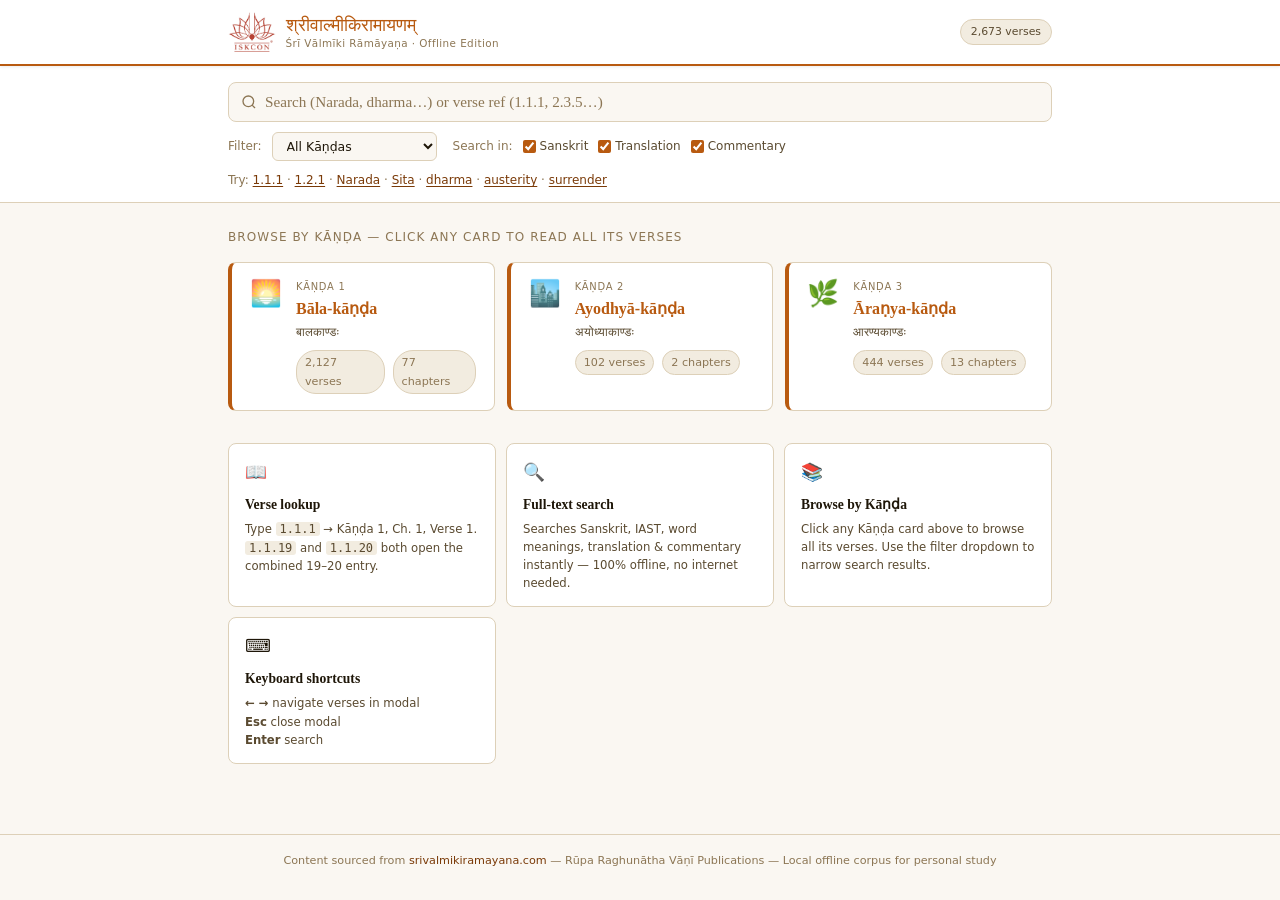
<file: offline/index.html>
<!DOCTYPE html>
<html lang="en">
<head>
  <meta charset="UTF-8">
  <meta name="viewport" content="width=device-width, initial-scale=1.0">
  <title>Śrī Vālmīki Rāmāyaṇa — Offline Edition</title>
  <meta name="description" content="Complete offline searchable corpus of Śrī Vālmīki Rāmāyaṇa — Sanskrit, transliteration, word meaning, translation and commentary.">
  <style>
/* ─── Reset ──────────────────────────────────────────────────────── */
*,*::before,*::after{box-sizing:border-box;margin:0;padding:0}
:root{
  --bg:       #faf7f2;
  --bg2:      #f2ece0;
  --bg3:      #ebe1cf;
  --white:    #ffffff;
  --border:   #ddd0b8;
  --border2:  #c9b898;
  --text:     #1e1608;
  --text2:    #5a4a30;
  --text3:    #8c7654;
  --saffron:  #b85a10;
  --saffron2: #d97030;
  --gold:     #a07820;
  --link:     #7a3a08;
  --shadow:   0 1px 3px rgba(0,0,0,.08);
  --shadow2:  0 4px 20px rgba(0,0,0,.12);
  --radius:   8px;
  --f-body:   Georgia,"Times New Roman",serif;
  --f-ui:     -apple-system,BlinkMacSystemFont,"Segoe UI",system-ui,sans-serif;
  --f-deva:   "Noto Serif Devanagari","Mangal","Sanskrit Text",serif;
}
html{font-size:16px;scroll-behavior:smooth}
body{background:var(--bg);color:var(--text);font-family:var(--f-body);line-height:1.7;min-height:100vh}
a{color:var(--link);text-decoration:none}
a:hover{text-decoration:underline}
img{display:block}
.hidden{display:none!important}

/* ─── Layout ─────────────────────────────────────────────────────── */
.wrap{max-width:860px;margin:0 auto;padding:0 18px}

/* ─── Header ─────────────────────────────────────────────────────── */
.header{
  background:var(--white);
  border-bottom:2px solid var(--saffron);
  position:sticky;top:0;z-index:100;
  box-shadow:var(--shadow);
}
.header-inner{
  max-width:860px;margin:0 auto;padding:10px 18px;
  display:flex;align-items:center;justify-content:space-between;gap:12px;
}
.brand{display:flex;align-items:center;gap:10px;line-height:1.25;text-decoration:none}
.brand-logo{height:44px;width:auto;display:block;flex-shrink:0}
.brand-text{display:flex;flex-direction:column;gap:1px}
.brand-deva{font-family:var(--f-deva);font-size:1.15rem;color:var(--saffron);line-height:1.2}
.brand-en{font-family:var(--f-ui);font-size:.65rem;color:var(--text3);letter-spacing:.04em}
.header-badge{
  font-family:var(--f-ui);font-size:.68rem;
  background:var(--bg2);border:1px solid var(--border);
  color:var(--text2);padding:3px 10px;border-radius:20px;white-space:nowrap;
}

/* ─── Search bar ─────────────────────────────────────────────────── */
.search-bar{
  background:var(--white);
  border-bottom:1px solid var(--border);
  padding:16px 0 12px;
}
.search-row{display:flex;gap:8px;align-items:center}
.search-field{
  flex:1;display:flex;align-items:center;
  background:var(--bg);border:1.5px solid var(--border);
  border-radius:var(--radius);padding:0 12px;
  transition:border-color .18s,background .18s;
}
.search-field:focus-within{border-color:var(--saffron);background:var(--white)}
.ico{color:var(--text3);flex-shrink:0;line-height:0;margin-right:8px}
.search-input{
  flex:1;border:none;background:transparent;
  font-family:var(--f-body);font-size:.95rem;color:var(--text);
  padding:10px 0;outline:none;
}
.search-input::placeholder{color:var(--text3)}
.btn-x{
  background:none;border:none;cursor:pointer;line-height:0;
  color:var(--text3);padding:4px;border-radius:4px;flex-shrink:0;
}
.btn-x:hover{background:var(--bg2);color:var(--text)}

.filters{
  display:flex;gap:10px;align-items:center;flex-wrap:wrap;
  margin-top:10px;font-family:var(--f-ui);font-size:.75rem;color:var(--text3);
}
.sel{
  font-family:var(--f-ui);font-size:.78rem;
  background:var(--bg);border:1px solid var(--border);
  border-radius:6px;padding:5px 10px;color:var(--text);cursor:pointer;
}
.sel:focus{outline:none;border-color:var(--saffron)}
.chk-label{display:flex;align-items:center;gap:4px;cursor:pointer;color:var(--text2)}
.chk-label input{accent-color:var(--saffron);cursor:pointer}

.hints{margin-top:9px;font-family:var(--f-ui);font-size:.75rem;color:var(--text3)}
.hl{color:var(--link);cursor:pointer;text-decoration:underline;text-underline-offset:2px}

/* ─── Main ───────────────────────────────────────────────────────── */
.main{padding:24px 0 70px}

/* ─── Status ─────────────────────────────────────────────────────── */
.status{
  display:flex;align-items:center;gap:8px;
  font-family:var(--f-ui);font-size:.8rem;color:var(--text3);margin-bottom:14px;
}
.spin{
  width:14px;height:14px;border-radius:50%;flex-shrink:0;
  border:2px solid var(--border);border-top-color:var(--saffron);
  animation:spin .7s linear infinite;
}
@keyframes spin{to{transform:rotate(360deg)}}
.err{
  background:#fff5f5;border:1px solid #f5c0c0;border-radius:var(--radius);
  padding:14px 16px;font-family:var(--f-ui);font-size:.83rem;color:#8b0000;
  line-height:1.6;
}
.err code{background:#ffe8e8;border-radius:3px;padding:0 4px;font-size:.8rem}

/* ─── Welcome ────────────────────────────────────────────────────── */
.wc-heading{
  font-family:var(--f-ui);font-size:.75rem;text-transform:uppercase;
  letter-spacing:.09em;color:var(--text3);margin-bottom:14px;
}
.kanda-grid{
  display:grid;
  grid-template-columns:repeat(auto-fill,minmax(220px,1fr));
  gap:12px;margin-bottom:32px;
}
.kanda-card{
  background:var(--white);
  border:1px solid var(--border);
  border-left:4px solid var(--saffron);
  border-radius:var(--radius);
  padding:16px 18px;cursor:pointer;
  display:flex;align-items:flex-start;gap:14px;
  transition:border-color .15s,box-shadow .18s,background .15s;
}
.kanda-card:hover{
  border-color:var(--saffron2);
  border-left-color:var(--saffron2);
  box-shadow:0 4px 14px rgba(0,0,0,.10);
  background:var(--bg);
}
.kc-icon{font-size:1.6rem;line-height:1;flex-shrink:0;margin-top:2px}
.kc-body{display:flex;flex-direction:column;gap:3px}
.kc-num{font-family:var(--f-ui);font-size:.62rem;text-transform:uppercase;
  letter-spacing:.07em;color:var(--text3)}
.kc-name{font-size:1rem;font-weight:700;color:var(--saffron);line-height:1.25}
.kc-sanskrit{font-family:var(--f-deva);font-size:.78rem;color:var(--text2)}
.kc-meta{
  font-family:var(--f-ui);font-size:.7rem;color:var(--text3);
  margin-top:4px;display:flex;gap:8px;
}
.kc-meta span{
  background:var(--bg2);border:1px solid var(--border);
  border-radius:20px;padding:2px 8px;
}

.tip-grid{display:grid;grid-template-columns:repeat(auto-fill,minmax(200px,1fr));gap:10px}
.tip-card{
  background:var(--white);border:1px solid var(--border);border-radius:var(--radius);
  padding:14px 16px;
}
.tip-ico{font-size:1.1rem;margin-bottom:5px}
.tip-title{font-size:.85rem;font-weight:700;color:var(--text);margin-bottom:4px}
.tip-body{font-family:var(--f-ui);font-size:.73rem;color:var(--text2);line-height:1.55}
.tip-body code{background:var(--bg2);border-radius:3px;padding:0 4px;font-size:.75rem}

/* ─── Results ────────────────────────────────────────────────────── */
.res-meta{
  font-family:var(--f-ui);font-size:.75rem;color:var(--text3);
  margin-bottom:12px;
}
.res-meta strong{color:var(--text2)}

.r-card{
  background:var(--white);border:1px solid var(--border);border-radius:var(--radius);
  padding:16px 18px;margin-bottom:8px;cursor:pointer;
  transition:border-color .15s,box-shadow .15s;
}
.r-card:hover{border-color:var(--saffron2);box-shadow:var(--shadow)}
.r-card:focus{outline:2px solid var(--saffron);outline-offset:2px}

.r-meta{
  display:flex;align-items:center;flex-wrap:wrap;gap:6px;
  font-family:var(--f-ui);font-size:.68rem;color:var(--text3);margin-bottom:7px;
}
.r-ref{font-weight:700;color:var(--saffron);font-size:.72rem}
.r-skt{font-family:var(--f-deva);font-size:.95rem;color:var(--text2);margin-bottom:6px;line-height:1.75;text-align:center;white-space:pre-line}
.r-iast{font-style:italic;font-size:.82rem;color:var(--text3);margin-bottom:7px;text-align:center;white-space:pre-line}
.r-trans{font-size:.88rem;color:var(--text);line-height:1.6}

mark{background:#ffe97a;color:inherit;border-radius:2px;padding:0 1px}

.load-more{text-align:center;margin-top:18px}
.btn-more{
  font-family:var(--f-ui);font-size:.8rem;
  background:var(--white);border:1.5px solid var(--border);
  border-radius:6px;padding:8px 24px;cursor:pointer;color:var(--text2);
  transition:border-color .15s;
}
.btn-more:hover{border-color:var(--saffron);color:var(--text)}

/* ─── Modal ──────────────────────────────────────────────────────── */
.backdrop{
  display:none;position:fixed;inset:0;
  background:rgba(20,12,0,.4);z-index:200;
  align-items:flex-start;justify-content:center;
  padding:20px 16px;overflow-y:auto;
}
.backdrop.open{display:flex}
.modal{
  background:var(--white);border:1px solid var(--border);border-radius:12px;
  width:100%;max-width:720px;margin:auto;
  padding:28px 28px 22px;position:relative;
  box-shadow:var(--shadow2);
}
.m-close{
  position:absolute;top:12px;right:12px;
  background:none;border:none;cursor:pointer;
  color:var(--text3);padding:5px;line-height:0;border-radius:5px;
}
.m-close:hover{background:var(--bg2);color:var(--text)}

.m-crumb{font-family:var(--f-ui);font-size:.68rem;color:var(--text3);margin-bottom:3px}
.m-crumb a{color:var(--saffron2);font-size:.7rem}
.m-ref{font-size:1.05rem;font-weight:700;color:var(--saffron);margin-bottom:16px}

.sec-label{
  font-family:var(--f-ui);font-size:.62rem;text-transform:uppercase;
  letter-spacing:.1em;color:var(--text3);
  display:flex;align-items:center;gap:6px;margin:16px 0 5px;
}
.sec-label::after{content:"";flex:1;height:1px;background:var(--border)}

.v-skt{
  font-family:var(--f-deva);
  font-size:1.15rem;
  line-height:2.1;
  color:var(--text);
  text-align:center;
  white-space:pre-line;
  background:var(--bg);
  border:1px solid var(--border);
  border-radius:var(--radius);
  padding:14px 18px;
  margin:8px 0;
}
.v-iast{
  font-style:italic;
  font-size:.9rem;
  line-height:1.9;
  color:var(--text2);
  text-align:center;
  white-space:pre-line;
  margin:6px 0 10px;
}
.v-wm, .v-trans{font-size:.9rem;line-height:1.7;color:var(--text)}
.v-comm{
  font-size:.83rem;line-height:1.85;color:var(--text2);
  white-space:pre-wrap;
  max-height:300px;overflow-y:auto;
  background:var(--bg);border:1px solid var(--border);border-radius:6px;
  padding:10px 14px;
}
.v-comm::-webkit-scrollbar{width:5px}
.v-comm::-webkit-scrollbar-thumb{background:var(--border2);border-radius:3px}

.m-nav{
  display:flex;gap:8px;justify-content:space-between;
  margin-top:22px;padding-top:14px;border-top:1px solid var(--border);
}
.btn-nav{
  font-family:var(--f-ui);font-size:.75rem;
  background:var(--bg);border:1px solid var(--border);
  border-radius:6px;padding:7px 14px;cursor:pointer;color:var(--text2);
  transition:border-color .15s;
}
.btn-nav:hover{border-color:var(--saffron)}
.btn-nav:disabled{opacity:.35;cursor:default;pointer-events:none}

/* ─── Footer ─────────────────────────────────────────────────────── */
.footer{
  border-top:1px solid var(--border);padding:16px 0;text-align:center;
  font-family:var(--f-ui);font-size:.7rem;color:var(--text3);
}
.footer a{color:var(--link)}

/* ─── Responsive ─────────────────────────────────────────────────── */
@media(max-width:520px){
  .modal{padding:16px}
  .kanda-grid,.tip-grid{grid-template-columns:1fr 1fr}
}
@media(max-width:360px){
  .kanda-grid,.tip-grid{grid-template-columns:1fr}
}
  </style>
</head>
<body>

<!-- HEADER -->
<header class="header">
  <div class="header-inner">
    <div class="brand">
      <img class="brand-logo" src="iskcon_logo.jpg" alt="ISKCON Lotus Logo">
      <div class="brand-text">
        <div class="brand-deva">श्रीवाल्मीकिरामायणम्</div>
        <div class="brand-en">Śrī Vālmīki Rāmāyaṇa · Offline Edition</div>
      </div>
    </div>
    <span class="header-badge" id="hdrBadge">Loading…</span>
  </div>
</header>

<!-- SEARCH BAR -->
<div class="search-bar">
  <div class="wrap">
    <div class="search-row">
      <div class="search-field">
        <span class="ico">
          <svg width="16" height="16" viewBox="0 0 24 24" fill="none" stroke="currentColor" stroke-width="2">
            <circle cx="11" cy="11" r="8"/><path d="m21 21-4.35-4.35"/>
          </svg>
        </span>
        <input class="search-input" id="q"
          type="text"
          placeholder="Search (Narada, dharma…) or verse ref (1.1.1, 2.3.5…)"
          autocomplete="off" spellcheck="false">
        <button class="btn-x hidden" id="btnX" title="Clear">
          <svg width="13" height="13" viewBox="0 0 24 24" fill="none" stroke="currentColor" stroke-width="2.5">
            <path d="M18 6 6 18M6 6l12 12"/>
          </svg>
        </button>
      </div>
    </div>

    <div class="filters">
      <span>Filter:</span>
      <select class="sel" id="selKanda">
        <option value="">All Kāṇḍas</option>
        <option value="1">1 · Bāla-kāṇḍa</option>
        <option value="2">2 · Ayodhyā-kāṇḍa</option>
        <option value="3">3 · Āraṇya-kāṇḍa</option>
        <option value="4">4 · Kiṣkindhā-kāṇḍa</option>
        <option value="5">5 · Sundara-kāṇḍa</option>
        <option value="6">6 · Yuddha-kāṇḍa</option>
        <option value="7">7 · Uttara-kāṇḍa</option>
      </select>
      <span style="margin-left:6px">Search in:</span>
      <label class="chk-label"><input type="checkbox" id="cSkt" checked> Sanskrit</label>
      <label class="chk-label"><input type="checkbox" id="cTrans" checked> Translation</label>
      <label class="chk-label"><input type="checkbox" id="cComm" checked> Commentary</label>
    </div>

    <div class="hints" id="hints">
      Try:
      <span class="hl" data-ref="1.1.1">1.1.1</span> ·
      <span class="hl" data-ref="1.2.1">1.2.1</span> ·
      <span class="hl" data-q="Narada">Narada</span> ·
      <span class="hl" data-q="Sita">Sita</span> ·
      <span class="hl" data-q="dharma">dharma</span> ·
      <span class="hl" data-q="austerity">austerity</span> ·
      <span class="hl" data-q="surrender">surrender</span>
    </div>
  </div>
</div>

<!-- MAIN -->
<main class="main">
  <div class="wrap">

    <div class="status hidden" id="statusRow">
      <div class="spin"></div><span id="statusTxt">Searching…</span>
    </div>

    <div class="err hidden" id="errBox">
      <strong>⚠ data.js not found.</strong><br>
      Run <code>python export_data.py</code> first, then open this file again.
      Make sure <code>data.js</code> and <code>index.html</code> are in the same folder.
    </div>

    <div class="res-meta hidden" id="resMeta"></div>
    <div id="resList"></div>
    <div class="load-more hidden" id="moreWrap">
      <button class="btn-more" id="btnMore">Load more results</button>
    </div>

    <!-- Welcome -->
    <div id="welcome">
      <div class="wc-heading">Browse by Kāṇḍa — click any card to read all its verses</div>
      <div class="kanda-grid" id="kandaGrid"></div>

      <div class="tip-grid">
        <div class="tip-card">
          <div class="tip-ico">📖</div>
          <div class="tip-title">Verse lookup</div>
          <div class="tip-body">
            Type <code>1.1.1</code> → Kāṇḍa 1, Ch. 1, Verse 1.<br>
            <code>1.1.19</code> and <code>1.1.20</code> both open the combined 19–20 entry.
          </div>
        </div>
        <div class="tip-card">
          <div class="tip-ico">🔍</div>
          <div class="tip-title">Full-text search</div>
          <div class="tip-body">
            Searches Sanskrit, IAST, word meanings, translation &amp; commentary instantly — 100% offline, no internet needed.
          </div>
        </div>
        <div class="tip-card">
          <div class="tip-ico">📚</div>
          <div class="tip-title">Browse by Kāṇḍa</div>
          <div class="tip-body">
            Click any Kāṇḍa card above to browse all its verses. Use the filter dropdown to narrow search results.
          </div>
        </div>
        <div class="tip-card">
          <div class="tip-ico">⌨</div>
          <div class="tip-title">Keyboard shortcuts</div>
          <div class="tip-body">
            <b>←  →</b> navigate verses in modal<br>
            <b>Esc</b> close modal<br>
            <b>Enter</b> search
          </div>
        </div>
      </div>
    </div>

  </div>
</main>

<!-- MODAL -->
<div class="backdrop" id="backdrop">
  <div class="modal" id="modal" role="dialog" aria-modal="true">
    <button class="m-close" id="mClose" title="Close (Esc)">
      <svg width="17" height="17" viewBox="0 0 24 24" fill="none" stroke="currentColor" stroke-width="2.5">
        <path d="M18 6 6 18M6 6l12 12"/>
      </svg>
    </button>
    <div id="mBody"></div>
    <div class="m-nav">
      <button class="btn-nav" id="btnPrev">← Previous verse</button>
      <button class="btn-nav" id="btnNext">Next verse →</button>
    </div>
  </div>
</div>

<!-- FOOTER -->
<footer class="footer">
  <div class="wrap">
    Content sourced from
    <a href="https://srivalmikiramayana.com" target="_blank" rel="noopener">srivalmikiramayana.com</a>
    — Rūpa Raghunātha Vāṇī Publications — Local offline corpus for personal study
  </div>
</footer>

<!-- DATA (generated by export_data.py) -->
<script src="data.js"></script>

<script>
/* ── Offline Rāmāyaṇa App ─────────────────────────────────────────
   No server, no network. All data embedded in data.js.
──────────────────────────────────────────────────────────────────*/
(function(){
"use strict";

/* ── Data ───────────────────────────────────────────────────────── */
let V=[], IDX={}, STATS={};

/* ── State ──────────────────────────────────────────────────────── */
let results=[], shown=0, modalVi=-1, lastQ="";
const PG=20;

/* ── Refs ───────────────────────────────────────────────────────── */
const $=id=>document.getElementById(id);
const qEl=$("q"), btnX=$("btnX"), selK=$("selKanda");
const cSkt=$("cSkt"), cTrans=$("cTrans"), cComm=$("cComm");
const statusRow=$("statusRow"), errBox=$("errBox");
const resMeta=$("resMeta"), resList=$("resList");
const moreWrap=$("moreWrap"), btnMore=$("btnMore");
const welcome=$("welcome"), kandaGrid=$("kandaGrid");
const hdrBadge=$("hdrBadge");
const backdrop=$("backdrop"), mClose=$("mClose"), mBody=$("mBody");
const btnPrev=$("btnPrev"), btnNext=$("btnNext");

const KNAMES={
  1:"Bāla-kāṇḍa", 2:"Ayodhyā-kāṇḍa", 3:"Āraṇya-kāṇḍa",
  4:"Kiṣkindhā-kāṇḍa", 5:"Sundara-kāṇḍa", 6:"Yuddha-kāṇḍa", 7:"Uttara-kāṇḍa"
};

/* ── Init ───────────────────────────────────────────────────────── */
function init(){
  if(!window.RAMAYANA_DATA){ errBox.classList.remove("hidden"); return; }
  V=window.RAMAYANA_DATA.verses;
  IDX=window.RAMAYANA_DATA.index;
  STATS=window.RAMAYANA_DATA.stats;
  hdrBadge.textContent=STATS.total_verses.toLocaleString()+" verses";
  buildKandas();
  events();
  const h=location.hash.slice(1);
  if(h){ qEl.value=decodeURIComponent(h); btnX.classList.remove("hidden"); search(qEl.value.trim()); }
}

/* ── Kanda cards ────────────────────────────────────────────────── */
const KICONS={1:"🌅",2:"🏙️",3:"🌿",4:"🐒",5:"🌊",6:"⚔️",7:"📜"};
const KSKT={
  1:"बालकाण्डः", 2:"अयोध्याकाण्डः", 3:"आरण्यकाण्डः",
  4:"किष्किन्धाकाण्डः", 5:"सुन्दरकाण्डः", 6:"युद्धकाण्डः", 7:"उत्तरकाण्डः"
};
function buildKandas(){
  kandaGrid.innerHTML="";
  const ks=STATS.kandas;
  if(!Object.keys(ks).length){
    kandaGrid.innerHTML='<p style="color:var(--text3);font-size:.85rem;grid-column:1/-1">No verses scraped yet. Run python scraper/scrape.py first.</p>';
    return;
  }
  for(const[num,d] of Object.entries(ks)){
    const c=document.createElement("div");
    c.className="kanda-card";
    c.innerHTML=`<div class="kc-icon">${KICONS[num]||"📖"}</div>
      <div class="kc-body">
        <div class="kc-num">Kāṇḍa ${num}</div>
        <div class="kc-name">${KNAMES[num]||d.name}</div>
        <div class="kc-sanskrit">${KSKT[num]||""}</div>
        <div class="kc-meta">
          <span>${d.verses.toLocaleString()} verses</span>
          <span>${d.chapters} chapters</span>
        </div>
      </div>`;
    c.onclick=()=>{ selK.value=num; qEl.value=""; btnX.classList.add("hidden"); browseKanda(+num); };
    kandaGrid.appendChild(c);
  }
}

/* ── Events ─────────────────────────────────────────────────────── */
function events(){
  let t;
  qEl.addEventListener("input",()=>{
    const v=qEl.value; btnX.classList.toggle("hidden",!v.length);
    clearTimeout(t); t=setTimeout(()=>search(v.trim()),260);
  });
  qEl.addEventListener("keydown",e=>{ if(e.key==="Enter"){ clearTimeout(t); search(qEl.value.trim()); }});
  btnX.onclick=()=>{ qEl.value=""; btnX.classList.add("hidden"); qEl.focus(); showWelcome(); location.hash=""; };
  selK.onchange=()=>{ if(qEl.value.trim()||selK.value) search(qEl.value.trim()); else showWelcome(); };
  [cSkt,cTrans,cComm].forEach(c=>c.onchange=()=>{ if(qEl.value.trim()) search(qEl.value.trim()); });
  btnMore.onclick=()=>renderMore();

  document.querySelectorAll(".hl[data-q]").forEach(a=>a.onclick=()=>{ qEl.value=a.dataset.q; btnX.classList.remove("hidden"); search(a.dataset.q); });
  document.querySelectorAll(".hl[data-ref]").forEach(a=>a.onclick=()=>{ qEl.value=a.dataset.ref; btnX.classList.remove("hidden"); search(a.dataset.ref); });

  mClose.onclick=closeModal;
  backdrop.onclick=e=>{ if(e.target===backdrop) closeModal(); };
  document.addEventListener("keydown",e=>{
    if(e.key==="Escape") closeModal();
    if(backdrop.classList.contains("open")){
      if(e.key==="ArrowLeft") nav(-1);
      if(e.key==="ArrowRight") nav(+1);
    }
  });
  btnPrev.onclick=()=>nav(-1);
  btnNext.onclick=()=>nav(+1);
}

/* ── Verse-ref pattern ──────────────────────────────────────────── */
const REF=/^(\d+)\.(\d+)\.(\d+)(?:-(\d+))?$/;
function findRef(ref){
  const m=ref.match(REF); if(!m) return -1;
  const k=+m[1],c=+m[2],v=+m[3];
  return V.findIndex(x=>x.kanda_num===k&&x.chapter_num===c&&x.verse_num_start<=v&&v<=x.verse_num_end);
}

/* ── Tokeniser ──────────────────────────────────────────────────── */
function tok(s){
  return [...s.toLowerCase().matchAll(/[a-zA-ZāĀīĪūŪṛṝḷḹēōṃḥñṭḍṇśṣṁĀāĪīŪūṚṝḶḸĒŌṂḤÑṬḌṆŚṢṁ]+/g)]
    .map(m=>m[0].slice(0,24)).filter(w=>w.length>=3);
}

/* ── Browse kanda ───────────────────────────────────────────────── */
function browseKanda(k){
  results=V.map((_,i)=>i).filter(i=>V[i].kanda_num===k);
  renderResults("",`Browsing ${KNAMES[k]||"Kāṇḍa "+k}`);
}

/* ── Main search ────────────────────────────────────────────────── */
function search(q){
  lastQ=q; location.hash=q?encodeURIComponent(q):"";
  if(!q&&!selK.value){ showWelcome(); return; }

  // Verse ref?
  if(REF.test(q.trim())){
    const i=findRef(q.trim());
    if(i>=0){ openModal(i); return; }
  }

  const tokens=tok(q);
  const kf=+selK.value||0;
  const qlo=q.toLowerCase();

  let hits;
  if(!tokens.length){
    hits=V.map((_,i)=>({i,sc:1}));
  } else {
    const sm={};
    for(const t of tokens){
      (IDX[t]||[]).forEach(vi=>sm[vi]=(sm[vi]||0)+2);
      for(const[k,list] of Object.entries(IDX))
        if(k!==t&&k.startsWith(t)) list.forEach(vi=>sm[vi]=(sm[vi]||0)+1);
    }
    hits=Object.entries(sm).map(([vi,sc])=>({i:+vi,sc})).sort((a,b)=>b.sc-a.sc);
  }

  hits=hits.filter(h=>{
    const v=V[h.i];
    if(kf&&v.kanda_num!==kf) return false;
    if(!tokens.length) return true;
    const fields=[];
    if(cSkt.checked) fields.push(v.sanskrit,v.transliteration,v.word_meaning);
    if(cTrans.checked) fields.push(v.translation);
    if(cComm.checked) fields.push(v.commentary);
    return fields.some(f=>f&&f.toLowerCase().includes(qlo.slice(0,60)));
  });

  results=hits.map(h=>h.i);
  renderResults(q);
}

/* ── Render ─────────────────────────────────────────────────────── */
function showWelcome(){
  welcome.classList.remove("hidden");
  resMeta.classList.add("hidden");
  resList.innerHTML="";
  moreWrap.classList.add("hidden");
}

function renderResults(q,label){
  welcome.classList.add("hidden");
  resList.innerHTML=""; shown=0;
  const n=results.length;
  if(!n){
    resMeta.classList.remove("hidden");
    resMeta.innerHTML=q?`No results for <strong>"${esc(q)}"</strong>. Try a different term.`:`No verses available.`;
    moreWrap.classList.add("hidden"); return;
  }
  resMeta.classList.remove("hidden");
  resMeta.innerHTML=label
    ?`<strong>${n.toLocaleString()}</strong> verses — ${esc(label)}`
    :`<strong>${n.toLocaleString()}</strong> result${n!==1?"s":""} for <strong>"${esc(q)}"</strong>`;
  renderMore(q);
}

function renderMore(q){
  q=q!==undefined?q:lastQ;
  const end=Math.min(shown+PG,results.length);
  for(let i=shown;i<end;i++) resList.appendChild(mkCard(results[i],q));
  shown=end;
  moreWrap.classList.toggle("hidden",shown>=results.length);
}

function mkCard(vi,q){
  const v=V[vi];
  const d=document.createElement("div");
  d.className="r-card"; d.tabIndex=0;
  const skt=(v.sanskrit||"").split("\n")[0].trim();
  const iast=(v.transliteration||"").split("\n")[0].trim();
  const trans=v.translation?v.translation.slice(0,230)+(v.translation.length>230?"…":""):"";
  const chTitle=(v.chapter_title||"").replace(/^Chapter \d+\s*/i,"").slice(0,55);
  d.innerHTML=`
    <div class="r-meta">
      <span class="r-ref">${esc(v.verse_ref)}</span>
      <span>${esc(v.kanda_name||"")} · Ch. ${v.chapter_num}</span>
      ${chTitle?`<span>· ${esc(chTitle)}</span>`:""}
    </div>
    ${skt?`<div class="r-skt">${hi(esc(skt),q)}</div>`:""}
    ${iast?`<div class="r-iast">${hi(esc(iast),q)}</div>`:""}
    ${trans?`<div class="r-trans">${hi(esc(trans),q)}</div>`:""}`;
  d.onclick=()=>openModal(vi);
  d.onkeydown=e=>{ if(e.key==="Enter") openModal(vi); };
  return d;
}

/* ── Modal ──────────────────────────────────────────────────────── */
function openModal(vi){
  modalVi=vi; renderModal(vi);
  backdrop.classList.add("open");
  document.body.style.overflow="hidden";
  mClose.focus();
}
function closeModal(){
  backdrop.classList.remove("open");
  document.body.style.overflow="";
  modalVi=-1;
}
function nav(d){
  if(modalVi<0) return;
  const n=modalVi+d;
  if(n>=0&&n<V.length){ modalVi=n; renderModal(n); }
}

function renderModal(vi){
  const v=V[vi], q=lastQ;
  btnPrev.disabled=vi<=0; btnNext.disabled=vi>=V.length-1;
  const chTitle=(v.chapter_title||"").replace(/^Chapter \d+\s*/i,"").trim()||`Chapter ${v.chapter_num}`;
  let h=`
    <div class="m-crumb">
      ${esc(v.kanda_name||"")} · ${esc(chTitle)}
      ${v.url?` · <a href="${esc(v.url)}" target="_blank" rel="noopener">↗ source</a>`:""}
    </div>
    <div class="m-ref">${esc(v.verse_ref)}</div>`;
  if(v.sanskrit)        h+=sec("Sanskrit")+`<div class="v-skt">${hi(esc(v.sanskrit),q)}</div>`;
  if(v.transliteration) h+=sec("Transliteration (IAST)")+`<div class="v-iast">${hi(esc(v.transliteration),q)}</div>`;
  if(v.word_meaning)    h+=sec("Word by word")+`<div class="v-wm">${hi(esc(v.word_meaning),q)}</div>`;
  if(v.translation)     h+=sec("Translation")+`<div class="v-trans">${hi(esc(v.translation),q)}</div>`;
  if(v.commentary)      h+=sec("Commentary")+`<div class="v-comm">${hi(esc(v.commentary),q)}</div>`;
  mBody.innerHTML=h;
  mBody.scrollTop=0;
}

/* ── Helpers ────────────────────────────────────────────────────── */
function sec(label){ return `<div class="sec-label">${label}</div>`; }
function esc(s){ if(!s)return""; return s.replace(/&/g,"&amp;").replace(/</g,"&lt;").replace(/>/g,"&gt;").replace(/"/g,"&quot;"); }
function hi(html,q){
  if(!q||q.length<2) return html;
  const safe=q.replace(/[.*+?^${}()|[\]\\]/g,"\\$&");
  try{ return html.replace(new RegExp(`(${safe})`,"gi"),"<mark>$1</mark>"); }catch{ return html; }
}

document.addEventListener("DOMContentLoaded",init);
})();
</script>
</body>
</html>
</file>
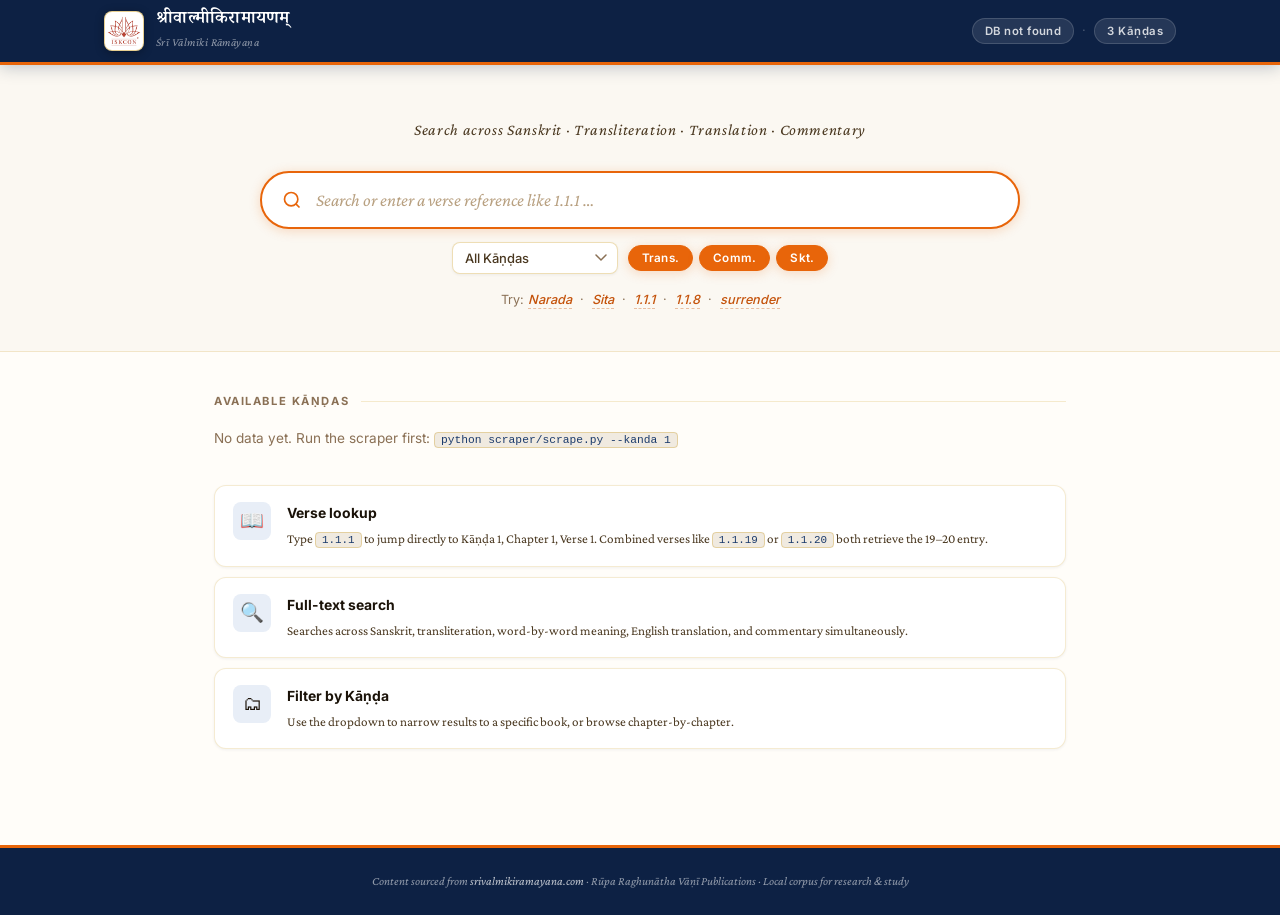
<file: search/index.html>
<!DOCTYPE html>
<html lang="en">
<head>
  <meta charset="UTF-8">
  <meta name="viewport" content="width=device-width, initial-scale=1.0">
  <title>Śrī Vālmīki Rāmāyaṇa — Searchable Corpus</title>
  <meta name="description" content="Full-text searchable digital corpus of Śrī Vālmīki Rāmāyaṇa with Sanskrit, transliteration, word-by-word meaning, translation and commentary.">
  <!-- Fonts served locally — works fully offline -->
  <link rel="stylesheet" href="/search/fonts/fonts.css">
  <link rel="stylesheet" href="/search/style.css">
</head>
<body>
  <!-- ── HEADER ─────────────────────────────────────────────── -->
  <header class="site-header">
    <div class="header-inner">
      <div class="brand-container">
        <img src="/search/iskcon_lotus_symbol.jpg" alt="ISKCON Lotus Symbol" class="header-iskcon-logo">
        <div class="brand">
          <div class="brand-devanagari">श्रीवाल्मीकिरामायणम्</div>
          <div class="brand-latin">Śrī Vālmīki Rāmāyaṇa</div>
        </div>
      </div>
      <div class="header-stats" id="headerStats">
        <span class="stat-pill" id="statVerses">—</span>
        <span class="stat-divider">·</span>
        <span class="stat-pill" id="statKandas">3 Kāṇḍas</span>
      </div>
    </div>
  </header>

  <!-- ── HERO / SEARCH ─────────────────────────────────────── -->
  <section class="hero">
    <div class="hero-inner">
      <p class="hero-subtitle">Search across Sanskrit · Transliteration · Translation · Commentary</p>

      <div class="search-box-wrap">
        <div class="search-box" id="searchBox">
          <span class="search-icon">
            <svg width="20" height="20" viewBox="0 0 24 24" fill="none" stroke="currentColor" stroke-width="2">
              <circle cx="11" cy="11" r="8"/><path d="m21 21-4.35-4.35"/>
            </svg>
          </span>
          <input
            type="text"
            id="searchInput"
            class="search-input"
            placeholder="Search or enter a verse reference like 1.1.1 …"
            autocomplete="off"
            spellcheck="false"
          >
          <button class="search-clear" id="searchClear" title="Clear" style="display:none">
            <svg width="16" height="16" viewBox="0 0 24 24" fill="none" stroke="currentColor" stroke-width="2.5">
              <path d="M18 6 6 18M6 6l12 12"/>
            </svg>
          </button>
        </div>

        <div class="search-filters">
          <select id="filterKanda" class="filter-select">
            <option value="">All Kāṇḍas</option>
            <option value="1">1 · Bāla-kāṇḍa</option>
            <option value="2">2 · Ayodhyā-kāṇḍa</option>
            <option value="3">3 · Āraṇya-kāṇḍa</option>
            <option value="4">4 · Kiṣkindhā-kāṇḍa</option>
            <option value="5">5 · Sundara-kāṇḍa</option>
            <option value="6">6 · Yuddha-kāṇḍa</option>
            <option value="7">7 · Uttara-kāṇḍa</option>
          </select>
          <div class="filter-toggle-group">
            <button class="field-toggle active" data-field="translation" title="Translation">Trans.</button>
            <button class="field-toggle active" data-field="commentary" title="Commentary">Comm.</button>
            <button class="field-toggle active" data-field="sanskrit" title="Sanskrit">Skt.</button>
          </div>
        </div>
      </div>

      <div class="search-hints">
        <span class="hint">Try: <a href="#" class="hint-link" data-query="Narada">Narada</a></span>
        <span class="hint">·</span>
        <span class="hint"><a href="#" class="hint-link" data-query="Sita">Sita</a></span>
        <span class="hint">·</span>
        <span class="hint"><a href="#" class="hint-ref" data-ref="1.1.1">1.1.1</a></span>
        <span class="hint">·</span>
        <span class="hint"><a href="#" class="hint-ref" data-ref="1.1.8">1.1.8</a></span>
        <span class="hint">·</span>
        <span class="hint"><a href="#" class="hint-query" data-query="surrender devotional service">surrender</a></span>
      </div>
    </div>
  </section>

  <!-- ── MAIN CONTENT ──────────────────────────────────────── -->
  <main class="main-content">

    <!-- Loading -->
    <div class="loading-wrap" id="loadingWrap" style="display:none">
      <div class="spinner"></div>
      <p>Searching the Rāmāyaṇa…</p>
    </div>

    <!-- Error -->
    <div class="error-wrap" id="errorWrap" style="display:none">
      <div class="error-icon">⚠</div>
      <p id="errorMsg">Something went wrong.</p>
      <p class="error-hint">Make sure the API server is running: <code>python server/api.py</code></p>
    </div>

    <!-- Results header -->
    <div class="results-header" id="resultsHeader" style="display:none">
      <span id="resultsCount"></span>
      <div class="sort-wrap">
        <span class="sort-label">Sort:</span>
        <select id="sortSelect" class="filter-select small">
          <option value="relevance">Relevance</option>
          <option value="ref">Verse order</option>
        </select>
      </div>
    </div>

    <!-- Results list -->
    <div class="results-list" id="resultsList"></div>

    <!-- Single verse view -->
    <div class="verse-view" id="verseView" style="display:none"></div>

    <!-- Welcome / empty state -->
    <div class="welcome-state" id="welcomeState">
      <div class="welcome-kandas" id="welcomeKandas">
        <div class="wk-title">Available Kāṇḍas</div>
        <div class="wk-grid" id="kandaGrid">
          <div class="kanda-card skeleton"></div>
          <div class="kanda-card skeleton"></div>
          <div class="kanda-card skeleton"></div>
        </div>
      </div>

      <div class="welcome-info">
        <div class="info-block">
          <div class="info-icon">📖</div>
          <div class="info-text">
            <strong>Verse lookup</strong>
            <p>Type <code>1.1.1</code> to jump directly to Kāṇḍa 1, Chapter 1, Verse 1.
               Combined verses like <code>1.1.19</code> or <code>1.1.20</code> both retrieve the 19–20 entry.</p>
          </div>
        </div>
        <div class="info-block">
          <div class="info-icon">🔍</div>
          <div class="info-text">
            <strong>Full-text search</strong>
            <p>Searches across Sanskrit, transliteration, word-by-word meaning, English translation, and commentary simultaneously.</p>
          </div>
        </div>
        <div class="info-block">
          <div class="info-icon">🗂</div>
          <div class="info-text">
            <strong>Filter by Kāṇḍa</strong>
            <p>Use the dropdown to narrow results to a specific book, or browse chapter-by-chapter.</p>
          </div>
        </div>
      </div>
    </div>

    <!-- Load more -->
    <div class="load-more-wrap" id="loadMoreWrap" style="display:none">
      <button class="btn-load-more" id="loadMoreBtn">Load more results</button>
    </div>

  </main>

  <!-- ── VERSE DETAIL MODAL ────────────────────────────────── -->
  <div class="modal-overlay" id="modalOverlay">
    <div class="modal" id="verseModal">
      <button class="modal-close" id="modalClose" title="Close">
        <svg width="20" height="20" viewBox="0 0 24 24" fill="none" stroke="currentColor" stroke-width="2.5">
          <path d="M18 6 6 18M6 6l12 12"/>
        </svg>
      </button>
      <div class="modal-body" id="modalBody"></div>
    </div>
  </div>

  <!-- ── FOOTER ─────────────────────────────────────────────── -->
  <footer class="site-footer">
    <p>Content sourced from <a href="https://srivalmikiramayana.com" target="_blank" rel="noopener">srivalmikiramayana.com</a>
       · Rūpa Raghunātha Vāṇī Publications · Local corpus for research &amp; study</p>
  </footer>

  <script src="/search/app.js"></script>
</body>
</html>
</file>
<file: search/fonts/fonts.css>
/* vietnamese */
@font-face {
  font-family: 'Crimson Pro';
  font-style: italic;
  font-weight: 400;
  font-display: swap;
  src: url(/search/fonts/font-1.woff2) format('woff2');
  unicode-range: U+0102-0103, U+0110-0111, U+0128-0129, U+0168-0169, U+01A0-01A1, U+01AF-01B0, U+0300-0301, U+0303-0304, U+0308-0309, U+0323, U+0329, U+1EA0-1EF9, U+20AB;
}
/* latin-ext */
@font-face {
  font-family: 'Crimson Pro';
  font-style: italic;
  font-weight: 400;
  font-display: swap;
  src: url(/search/fonts/font-2.woff2) format('woff2');
  unicode-range: U+0100-02BA, U+02BD-02C5, U+02C7-02CC, U+02CE-02D7, U+02DD-02FF, U+0304, U+0308, U+0329, U+1D00-1DBF, U+1E00-1E9F, U+1EF2-1EFF, U+2020, U+20A0-20AB, U+20AD-20C0, U+2113, U+2C60-2C7F, U+A720-A7FF;
}
/* latin */
@font-face {
  font-family: 'Crimson Pro';
  font-style: italic;
  font-weight: 400;
  font-display: swap;
  src: url(/search/fonts/font-3.woff2) format('woff2');
  unicode-range: U+0000-00FF, U+0131, U+0152-0153, U+02BB-02BC, U+02C6, U+02DA, U+02DC, U+0304, U+0308, U+0329, U+2000-206F, U+20AC, U+2122, U+2191, U+2193, U+2212, U+2215, U+FEFF, U+FFFD;
}
/* vietnamese */
@font-face {
  font-family: 'Crimson Pro';
  font-style: italic;
  font-weight: 600;
  font-display: swap;
  src: url(/search/fonts/font-1.woff2) format('woff2');
  unicode-range: U+0102-0103, U+0110-0111, U+0128-0129, U+0168-0169, U+01A0-01A1, U+01AF-01B0, U+0300-0301, U+0303-0304, U+0308-0309, U+0323, U+0329, U+1EA0-1EF9, U+20AB;
}
/* latin-ext */
@font-face {
  font-family: 'Crimson Pro';
  font-style: italic;
  font-weight: 600;
  font-display: swap;
  src: url(/search/fonts/font-2.woff2) format('woff2');
  unicode-range: U+0100-02BA, U+02BD-02C5, U+02C7-02CC, U+02CE-02D7, U+02DD-02FF, U+0304, U+0308, U+0329, U+1D00-1DBF, U+1E00-1E9F, U+1EF2-1EFF, U+2020, U+20A0-20AB, U+20AD-20C0, U+2113, U+2C60-2C7F, U+A720-A7FF;
}
/* latin */
@font-face {
  font-family: 'Crimson Pro';
  font-style: italic;
  font-weight: 600;
  font-display: swap;
  src: url(/search/fonts/font-3.woff2) format('woff2');
  unicode-range: U+0000-00FF, U+0131, U+0152-0153, U+02BB-02BC, U+02C6, U+02DA, U+02DC, U+0304, U+0308, U+0329, U+2000-206F, U+20AC, U+2122, U+2191, U+2193, U+2212, U+2215, U+FEFF, U+FFFD;
}
/* vietnamese */
@font-face {
  font-family: 'Crimson Pro';
  font-style: normal;
  font-weight: 400;
  font-display: swap;
  src: url(/search/fonts/font-4.woff2) format('woff2');
  unicode-range: U+0102-0103, U+0110-0111, U+0128-0129, U+0168-0169, U+01A0-01A1, U+01AF-01B0, U+0300-0301, U+0303-0304, U+0308-0309, U+0323, U+0329, U+1EA0-1EF9, U+20AB;
}
/* latin-ext */
@font-face {
  font-family: 'Crimson Pro';
  font-style: normal;
  font-weight: 400;
  font-display: swap;
  src: url(/search/fonts/font-5.woff2) format('woff2');
  unicode-range: U+0100-02BA, U+02BD-02C5, U+02C7-02CC, U+02CE-02D7, U+02DD-02FF, U+0304, U+0308, U+0329, U+1D00-1DBF, U+1E00-1E9F, U+1EF2-1EFF, U+2020, U+20A0-20AB, U+20AD-20C0, U+2113, U+2C60-2C7F, U+A720-A7FF;
}
/* latin */
@font-face {
  font-family: 'Crimson Pro';
  font-style: normal;
  font-weight: 400;
  font-display: swap;
  src: url(/search/fonts/font-6.woff2) format('woff2');
  unicode-range: U+0000-00FF, U+0131, U+0152-0153, U+02BB-02BC, U+02C6, U+02DA, U+02DC, U+0304, U+0308, U+0329, U+2000-206F, U+20AC, U+2122, U+2191, U+2193, U+2212, U+2215, U+FEFF, U+FFFD;
}
/* vietnamese */
@font-face {
  font-family: 'Crimson Pro';
  font-style: normal;
  font-weight: 600;
  font-display: swap;
  src: url(/search/fonts/font-4.woff2) format('woff2');
  unicode-range: U+0102-0103, U+0110-0111, U+0128-0129, U+0168-0169, U+01A0-01A1, U+01AF-01B0, U+0300-0301, U+0303-0304, U+0308-0309, U+0323, U+0329, U+1EA0-1EF9, U+20AB;
}
/* latin-ext */
@font-face {
  font-family: 'Crimson Pro';
  font-style: normal;
  font-weight: 600;
  font-display: swap;
  src: url(/search/fonts/font-5.woff2) format('woff2');
  unicode-range: U+0100-02BA, U+02BD-02C5, U+02C7-02CC, U+02CE-02D7, U+02DD-02FF, U+0304, U+0308, U+0329, U+1D00-1DBF, U+1E00-1E9F, U+1EF2-1EFF, U+2020, U+20A0-20AB, U+20AD-20C0, U+2113, U+2C60-2C7F, U+A720-A7FF;
}
/* latin */
@font-face {
  font-family: 'Crimson Pro';
  font-style: normal;
  font-weight: 600;
  font-display: swap;
  src: url(/search/fonts/font-6.woff2) format('woff2');
  unicode-range: U+0000-00FF, U+0131, U+0152-0153, U+02BB-02BC, U+02C6, U+02DA, U+02DC, U+0304, U+0308, U+0329, U+2000-206F, U+20AC, U+2122, U+2191, U+2193, U+2212, U+2215, U+FEFF, U+FFFD;
}
/* vietnamese */
@font-face {
  font-family: 'Crimson Pro';
  font-style: normal;
  font-weight: 700;
  font-display: swap;
  src: url(/search/fonts/font-4.woff2) format('woff2');
  unicode-range: U+0102-0103, U+0110-0111, U+0128-0129, U+0168-0169, U+01A0-01A1, U+01AF-01B0, U+0300-0301, U+0303-0304, U+0308-0309, U+0323, U+0329, U+1EA0-1EF9, U+20AB;
}
/* latin-ext */
@font-face {
  font-family: 'Crimson Pro';
  font-style: normal;
  font-weight: 700;
  font-display: swap;
  src: url(/search/fonts/font-5.woff2) format('woff2');
  unicode-range: U+0100-02BA, U+02BD-02C5, U+02C7-02CC, U+02CE-02D7, U+02DD-02FF, U+0304, U+0308, U+0329, U+1D00-1DBF, U+1E00-1E9F, U+1EF2-1EFF, U+2020, U+20A0-20AB, U+20AD-20C0, U+2113, U+2C60-2C7F, U+A720-A7FF;
}
/* latin */
@font-face {
  font-family: 'Crimson Pro';
  font-style: normal;
  font-weight: 700;
  font-display: swap;
  src: url(/search/fonts/font-6.woff2) format('woff2');
  unicode-range: U+0000-00FF, U+0131, U+0152-0153, U+02BB-02BC, U+02C6, U+02DA, U+02DC, U+0304, U+0308, U+0329, U+2000-206F, U+20AC, U+2122, U+2191, U+2193, U+2212, U+2215, U+FEFF, U+FFFD;
}
/* cyrillic-ext */
@font-face {
  font-family: 'Inter';
  font-style: normal;
  font-weight: 400;
  font-display: swap;
  src: url(/search/fonts/font-7.woff2) format('woff2');
  unicode-range: U+0460-052F, U+1C80-1C8A, U+20B4, U+2DE0-2DFF, U+A640-A69F, U+FE2E-FE2F;
}
/* cyrillic */
@font-face {
  font-family: 'Inter';
  font-style: normal;
  font-weight: 400;
  font-display: swap;
  src: url(/search/fonts/font-8.woff2) format('woff2');
  unicode-range: U+0301, U+0400-045F, U+0490-0491, U+04B0-04B1, U+2116;
}
/* greek-ext */
@font-face {
  font-family: 'Inter';
  font-style: normal;
  font-weight: 400;
  font-display: swap;
  src: url(/search/fonts/font-9.woff2) format('woff2');
  unicode-range: U+1F00-1FFF;
}
/* greek */
@font-face {
  font-family: 'Inter';
  font-style: normal;
  font-weight: 400;
  font-display: swap;
  src: url(/search/fonts/font-10.woff2) format('woff2');
  unicode-range: U+0370-0377, U+037A-037F, U+0384-038A, U+038C, U+038E-03A1, U+03A3-03FF;
}
/* vietnamese */
@font-face {
  font-family: 'Inter';
  font-style: normal;
  font-weight: 400;
  font-display: swap;
  src: url(/search/fonts/font-11.woff2) format('woff2');
  unicode-range: U+0102-0103, U+0110-0111, U+0128-0129, U+0168-0169, U+01A0-01A1, U+01AF-01B0, U+0300-0301, U+0303-0304, U+0308-0309, U+0323, U+0329, U+1EA0-1EF9, U+20AB;
}
/* latin-ext */
@font-face {
  font-family: 'Inter';
  font-style: normal;
  font-weight: 400;
  font-display: swap;
  src: url(/search/fonts/font-12.woff2) format('woff2');
  unicode-range: U+0100-02BA, U+02BD-02C5, U+02C7-02CC, U+02CE-02D7, U+02DD-02FF, U+0304, U+0308, U+0329, U+1D00-1DBF, U+1E00-1E9F, U+1EF2-1EFF, U+2020, U+20A0-20AB, U+20AD-20C0, U+2113, U+2C60-2C7F, U+A720-A7FF;
}
/* latin */
@font-face {
  font-family: 'Inter';
  font-style: normal;
  font-weight: 400;
  font-display: swap;
  src: url(/search/fonts/font-13.woff2) format('woff2');
  unicode-range: U+0000-00FF, U+0131, U+0152-0153, U+02BB-02BC, U+02C6, U+02DA, U+02DC, U+0304, U+0308, U+0329, U+2000-206F, U+20AC, U+2122, U+2191, U+2193, U+2212, U+2215, U+FEFF, U+FFFD;
}
/* cyrillic-ext */
@font-face {
  font-family: 'Inter';
  font-style: normal;
  font-weight: 500;
  font-display: swap;
  src: url(/search/fonts/font-7.woff2) format('woff2');
  unicode-range: U+0460-052F, U+1C80-1C8A, U+20B4, U+2DE0-2DFF, U+A640-A69F, U+FE2E-FE2F;
}
/* cyrillic */
@font-face {
  font-family: 'Inter';
  font-style: normal;
  font-weight: 500;
  font-display: swap;
  src: url(/search/fonts/font-8.woff2) format('woff2');
  unicode-range: U+0301, U+0400-045F, U+0490-0491, U+04B0-04B1, U+2116;
}
/* greek-ext */
@font-face {
  font-family: 'Inter';
  font-style: normal;
  font-weight: 500;
  font-display: swap;
  src: url(/search/fonts/font-9.woff2) format('woff2');
  unicode-range: U+1F00-1FFF;
}
/* greek */
@font-face {
  font-family: 'Inter';
  font-style: normal;
  font-weight: 500;
  font-display: swap;
  src: url(/search/fonts/font-10.woff2) format('woff2');
  unicode-range: U+0370-0377, U+037A-037F, U+0384-038A, U+038C, U+038E-03A1, U+03A3-03FF;
}
/* vietnamese */
@font-face {
  font-family: 'Inter';
  font-style: normal;
  font-weight: 500;
  font-display: swap;
  src: url(/search/fonts/font-11.woff2) format('woff2');
  unicode-range: U+0102-0103, U+0110-0111, U+0128-0129, U+0168-0169, U+01A0-01A1, U+01AF-01B0, U+0300-0301, U+0303-0304, U+0308-0309, U+0323, U+0329, U+1EA0-1EF9, U+20AB;
}
/* latin-ext */
@font-face {
  font-family: 'Inter';
  font-style: normal;
  font-weight: 500;
  font-display: swap;
  src: url(/search/fonts/font-12.woff2) format('woff2');
  unicode-range: U+0100-02BA, U+02BD-02C5, U+02C7-02CC, U+02CE-02D7, U+02DD-02FF, U+0304, U+0308, U+0329, U+1D00-1DBF, U+1E00-1E9F, U+1EF2-1EFF, U+2020, U+20A0-20AB, U+20AD-20C0, U+2113, U+2C60-2C7F, U+A720-A7FF;
}
/* latin */
@font-face {
  font-family: 'Inter';
  font-style: normal;
  font-weight: 500;
  font-display: swap;
  src: url(/search/fonts/font-13.woff2) format('woff2');
  unicode-range: U+0000-00FF, U+0131, U+0152-0153, U+02BB-02BC, U+02C6, U+02DA, U+02DC, U+0304, U+0308, U+0329, U+2000-206F, U+20AC, U+2122, U+2191, U+2193, U+2212, U+2215, U+FEFF, U+FFFD;
}
/* cyrillic-ext */
@font-face {
  font-family: 'Inter';
  font-style: normal;
  font-weight: 600;
  font-display: swap;
  src: url(/search/fonts/font-7.woff2) format('woff2');
  unicode-range: U+0460-052F, U+1C80-1C8A, U+20B4, U+2DE0-2DFF, U+A640-A69F, U+FE2E-FE2F;
}
/* cyrillic */
@font-face {
  font-family: 'Inter';
  font-style: normal;
  font-weight: 600;
  font-display: swap;
  src: url(/search/fonts/font-8.woff2) format('woff2');
  unicode-range: U+0301, U+0400-045F, U+0490-0491, U+04B0-04B1, U+2116;
}
/* greek-ext */
@font-face {
  font-family: 'Inter';
  font-style: normal;
  font-weight: 600;
  font-display: swap;
  src: url(/search/fonts/font-9.woff2) format('woff2');
  unicode-range: U+1F00-1FFF;
}
/* greek */
@font-face {
  font-family: 'Inter';
  font-style: normal;
  font-weight: 600;
  font-display: swap;
  src: url(/search/fonts/font-10.woff2) format('woff2');
  unicode-range: U+0370-0377, U+037A-037F, U+0384-038A, U+038C, U+038E-03A1, U+03A3-03FF;
}
/* vietnamese */
@font-face {
  font-family: 'Inter';
  font-style: normal;
  font-weight: 600;
  font-display: swap;
  src: url(/search/fonts/font-11.woff2) format('woff2');
  unicode-range: U+0102-0103, U+0110-0111, U+0128-0129, U+0168-0169, U+01A0-01A1, U+01AF-01B0, U+0300-0301, U+0303-0304, U+0308-0309, U+0323, U+0329, U+1EA0-1EF9, U+20AB;
}
/* latin-ext */
@font-face {
  font-family: 'Inter';
  font-style: normal;
  font-weight: 600;
  font-display: swap;
  src: url(/search/fonts/font-12.woff2) format('woff2');
  unicode-range: U+0100-02BA, U+02BD-02C5, U+02C7-02CC, U+02CE-02D7, U+02DD-02FF, U+0304, U+0308, U+0329, U+1D00-1DBF, U+1E00-1E9F, U+1EF2-1EFF, U+2020, U+20A0-20AB, U+20AD-20C0, U+2113, U+2C60-2C7F, U+A720-A7FF;
}
/* latin */
@font-face {
  font-family: 'Inter';
  font-style: normal;
  font-weight: 600;
  font-display: swap;
  src: url(/search/fonts/font-13.woff2) format('woff2');
  unicode-range: U+0000-00FF, U+0131, U+0152-0153, U+02BB-02BC, U+02C6, U+02DA, U+02DC, U+0304, U+0308, U+0329, U+2000-206F, U+20AC, U+2122, U+2191, U+2193, U+2212, U+2215, U+FEFF, U+FFFD;
}
/* cyrillic-ext */
@font-face {
  font-family: 'Inter';
  font-style: normal;
  font-weight: 700;
  font-display: swap;
  src: url(/search/fonts/font-7.woff2) format('woff2');
  unicode-range: U+0460-052F, U+1C80-1C8A, U+20B4, U+2DE0-2DFF, U+A640-A69F, U+FE2E-FE2F;
}
/* cyrillic */
@font-face {
  font-family: 'Inter';
  font-style: normal;
  font-weight: 700;
  font-display: swap;
  src: url(/search/fonts/font-8.woff2) format('woff2');
  unicode-range: U+0301, U+0400-045F, U+0490-0491, U+04B0-04B1, U+2116;
}
/* greek-ext */
@font-face {
  font-family: 'Inter';
  font-style: normal;
  font-weight: 700;
  font-display: swap;
  src: url(/search/fonts/font-9.woff2) format('woff2');
  unicode-range: U+1F00-1FFF;
}
/* greek */
@font-face {
  font-family: 'Inter';
  font-style: normal;
  font-weight: 700;
  font-display: swap;
  src: url(/search/fonts/font-10.woff2) format('woff2');
  unicode-range: U+0370-0377, U+037A-037F, U+0384-038A, U+038C, U+038E-03A1, U+03A3-03FF;
}
/* vietnamese */
@font-face {
  font-family: 'Inter';
  font-style: normal;
  font-weight: 700;
  font-display: swap;
  src: url(/search/fonts/font-11.woff2) format('woff2');
  unicode-range: U+0102-0103, U+0110-0111, U+0128-0129, U+0168-0169, U+01A0-01A1, U+01AF-01B0, U+0300-0301, U+0303-0304, U+0308-0309, U+0323, U+0329, U+1EA0-1EF9, U+20AB;
}
/* latin-ext */
@font-face {
  font-family: 'Inter';
  font-style: normal;
  font-weight: 700;
  font-display: swap;
  src: url(/search/fonts/font-12.woff2) format('woff2');
  unicode-range: U+0100-02BA, U+02BD-02C5, U+02C7-02CC, U+02CE-02D7, U+02DD-02FF, U+0304, U+0308, U+0329, U+1D00-1DBF, U+1E00-1E9F, U+1EF2-1EFF, U+2020, U+20A0-20AB, U+20AD-20C0, U+2113, U+2C60-2C7F, U+A720-A7FF;
}
/* latin */
@font-face {
  font-family: 'Inter';
  font-style: normal;
  font-weight: 700;
  font-display: swap;
  src: url(/search/fonts/font-13.woff2) format('woff2');
  unicode-range: U+0000-00FF, U+0131, U+0152-0153, U+02BB-02BC, U+02C6, U+02DA, U+02DC, U+0304, U+0308, U+0329, U+2000-206F, U+20AC, U+2122, U+2191, U+2193, U+2212, U+2215, U+FEFF, U+FFFD;
}
/* devanagari */
@font-face {
  font-family: 'Noto Serif Devanagari';
  font-style: normal;
  font-weight: 400;
  font-stretch: 100%;
  font-display: swap;
  src: url(/search/fonts/font-14.woff2) format('woff2');
  unicode-range: U+0900-097F, U+1CD0-1CF9, U+200C-200D, U+20A8, U+20B9, U+20F0, U+25CC, U+A830-A839, U+A8E0-A8FF, U+11B00-11B09;
}
/* latin-ext */
@font-face {
  font-family: 'Noto Serif Devanagari';
  font-style: normal;
  font-weight: 400;
  font-stretch: 100%;
  font-display: swap;
  src: url(/search/fonts/font-15.woff2) format('woff2');
  unicode-range: U+0100-02BA, U+02BD-02C5, U+02C7-02CC, U+02CE-02D7, U+02DD-02FF, U+0304, U+0308, U+0329, U+1D00-1DBF, U+1E00-1E9F, U+1EF2-1EFF, U+2020, U+20A0-20AB, U+20AD-20C0, U+2113, U+2C60-2C7F, U+A720-A7FF;
}
/* latin */
@font-face {
  font-family: 'Noto Serif Devanagari';
  font-style: normal;
  font-weight: 400;
  font-stretch: 100%;
  font-display: swap;
  src: url(/search/fonts/font-16.woff2) format('woff2');
  unicode-range: U+0000-00FF, U+0131, U+0152-0153, U+02BB-02BC, U+02C6, U+02DA, U+02DC, U+0304, U+0308, U+0329, U+2000-206F, U+20AC, U+2122, U+2191, U+2193, U+2212, U+2215, U+FEFF, U+FFFD;
}
/* devanagari */
@font-face {
  font-family: 'Noto Serif Devanagari';
  font-style: normal;
  font-weight: 600;
  font-stretch: 100%;
  font-display: swap;
  src: url(/search/fonts/font-14.woff2) format('woff2');
  unicode-range: U+0900-097F, U+1CD0-1CF9, U+200C-200D, U+20A8, U+20B9, U+20F0, U+25CC, U+A830-A839, U+A8E0-A8FF, U+11B00-11B09;
}
/* latin-ext */
@font-face {
  font-family: 'Noto Serif Devanagari';
  font-style: normal;
  font-weight: 600;
  font-stretch: 100%;
  font-display: swap;
  src: url(/search/fonts/font-15.woff2) format('woff2');
  unicode-range: U+0100-02BA, U+02BD-02C5, U+02C7-02CC, U+02CE-02D7, U+02DD-02FF, U+0304, U+0308, U+0329, U+1D00-1DBF, U+1E00-1E9F, U+1EF2-1EFF, U+2020, U+20A0-20AB, U+20AD-20C0, U+2113, U+2C60-2C7F, U+A720-A7FF;
}
/* latin */
@font-face {
  font-family: 'Noto Serif Devanagari';
  font-style: normal;
  font-weight: 600;
  font-stretch: 100%;
  font-display: swap;
  src: url(/search/fonts/font-16.woff2) format('woff2');
  unicode-range: U+0000-00FF, U+0131, U+0152-0153, U+02BB-02BC, U+02C6, U+02DA, U+02DC, U+0304, U+0308, U+0329, U+2000-206F, U+20AC, U+2122, U+2191, U+2193, U+2212, U+2215, U+FEFF, U+FFFD;
}
</file>
<file: search/style.css>
/* ═══════════════════════════════════════════════════════════
   Śrī Vālmīki Rāmāyaṇa — Search UI
   ISKCON-Inspired Light Theme · Clean & Simple · Fully Responsive
═══════════════════════════════════════════════════════════ */



/* ── Design Tokens ────────────────────────────────────── */
:root {
  /* ISKCON Core Palette */
  --saffron: #E8650A;
  /* primary saffron orange */
  --saffron-dark: #C4520A;
  /* hover state */
  --saffron-light: #FFF0E6;
  /* soft saffron tint */
  --saffron-mid: #FDDDC8;
  --navy: #0D2144;
  /* Krishna navy blue */
  --navy-mid: #1A3A6B;
  --navy-light: #E8EEF7;
  --gold: #C8930A;
  /* divine gold */
  --gold-light: #FFF8E1;
  --gold-mid: #FAEBBE;

  /* Backgrounds */
  --bg-base: #FFFDF9;
  --bg-cream: #FBF8F2;
  --bg-card: #FFFFFF;
  --bg-section: #F7F3EC;
  --bg-elevated: #F0EAE0;

  /* Borders */
  --border: rgba(200, 147, 10, 0.18);
  --border-mid: rgba(200, 147, 10, 0.30);
  --border-strong: rgba(200, 147, 10, 0.55);
  --border-navy: rgba(13, 33, 68, 0.15);

  /* Text */
  --text-primary: #1A1208;
  --text-secondary: #4A3820;
  --text-muted: #8A7055;
  --text-faint: #B8A080;
  --text-sanskrit: #ff6200;
  --text-on-saffron: #FFFFFF;
  --text-on-navy: #FFFFFF;

  /* Fonts */
  --font-ui: 'Inter', -apple-system, sans-serif;
  --font-serif: 'Crimson Pro', Georgia, serif;
  --font-devanagari: 'Noto Serif Devanagari', serif;

  /* Radii */
  --radius-xs: 4px;
  --radius-sm: 8px;
  --radius-md: 12px;
  --radius-lg: 18px;
  --radius-pill: 100px;

  /* Shadows */
  --shadow-xs: 0 1px 3px rgba(13, 33, 68, 0.06);
  --shadow-sm: 0 2px 8px rgba(13, 33, 68, 0.08);
  --shadow-md: 0 4px 18px rgba(13, 33, 68, 0.10);
  --shadow-card: 0 1px 4px rgba(13, 33, 68, 0.05), 0 3px 14px rgba(13, 33, 68, 0.07);
  --shadow-saffron: 0 2px 12px rgba(232, 101, 10, 0.22);

  /* Transitions */
  --t-fast: 0.15s ease;
  --t-med: 0.25s ease;
}

/* ── Reset ─────────────────────────────────────────────── */
*,
*::before,
*::after {
  box-sizing: border-box;
  margin: 0;
  padding: 0;
}

html {
  scroll-behavior: smooth;
}

body {
  font-family: var(--font-ui);
  background: var(--bg-base);
  color: var(--text-primary);
  min-height: 100vh;
  line-height: 1.65;
  -webkit-font-smoothing: antialiased;
}

a {
  color: var(--saffron-dark);
  text-decoration: none;
  transition: color var(--t-fast);
}

a:hover {
  color: var(--saffron);
}

code {
  font-family: 'Courier New', monospace;
  background: var(--bg-elevated);
  border: 1px solid var(--border-mid);
  padding: 1px 6px;
  border-radius: var(--radius-xs);
  font-size: .83em;
  color: var(--navy-mid);
}

/* ── Scrollbar ─────────────────────────────────────────── */
::-webkit-scrollbar {
  width: 6px;
}

::-webkit-scrollbar-track {
  background: var(--bg-cream);
}

::-webkit-scrollbar-thumb {
  background: var(--saffron);
  border-radius: 3px;
}

::-webkit-scrollbar-thumb:hover {
  background: var(--saffron-dark);
}

/* ════════════════════════════════════════════════════════
   HEADER
════════════════════════════════════════════════════════ */
.site-header {
  position: sticky;
  top: 0;
  z-index: 100;
  background: var(--navy);
  border-bottom: 3px solid var(--saffron);
  box-shadow: 0 2px 16px rgba(13, 33, 68, 0.25);
}

.header-inner {
  max-width: 1120px;
  margin: 0 auto;
  padding: 0 24px;
  height: 62px;
  display: flex;
  align-items: center;
  justify-content: space-between;
  gap: 16px;
}

.brand-container {
  display: flex;
  align-items: center;
  gap: 12px;
}

.header-iskcon-logo {
  width: 40px;
  height: 40px;
  object-fit: contain;
  border-radius: 8px;
  background: #FFFFFF;
  padding: 2px;
  box-shadow: 0 2px 10px rgba(0, 0, 0, 0.30);
  border: 1px solid rgba(200, 147, 10, 0.45);
  transition: transform var(--t-fast);
}

.header-iskcon-logo:hover {
  transform: scale(1.06);
}

.brand {
  display: flex;
  flex-direction: column;
  gap: 1px;
}

.brand-devanagari {
  font-family: var(--font-devanagari);
  font-size: 1.1rem;
  font-weight: 600;
  color: #FFFFFF;
  letter-spacing: .015em;
  line-height: 1.2;
}

.brand-latin {
  font-family: var(--font-serif);
  font-size: .72rem;
  color: rgba(255, 255, 255, 0.55);
  font-style: italic;
  letter-spacing: .04em;
}

/* Stats */
.header-stats {
  display: flex;
  align-items: center;
  gap: 8px;
}

.stat-pill {
  font-size: .71rem;
  font-weight: 600;
  letter-spacing: .04em;
  color: rgba(255, 255, 255, 0.80);
  background: rgba(255, 255, 255, 0.10);
  border: 1px solid rgba(255, 255, 255, 0.15);
  padding: 3px 12px;
  border-radius: var(--radius-pill);
  white-space: nowrap;
  transition: background var(--t-fast);
}

.stat-pill:hover {
  background: rgba(255, 255, 255, 0.16);
}

.stat-divider {
  color: rgba(255, 255, 255, 0.25);
  font-size: .8rem;
}

/* ════════════════════════════════════════════════════════
   HERO / SEARCH
════════════════════════════════════════════════════════ */
.hero {
  background: var(--bg-cream);
  border-bottom: 1px solid var(--border);
  padding: 52px 24px 40px;
}

.hero-inner {
  max-width: 760px;
  margin: 0 auto;
  text-align: center;
}

.hero-subtitle {
  font-family: var(--font-serif);
  font-size: 1rem;
  color: var(--text-secondary);
  margin-bottom: 28px;
  font-style: italic;
  letter-spacing: .04em;
}

/* ── Search Box ────────────────────────────────────────── */
.search-box-wrap {
  display: flex;
  flex-direction: column;
  gap: 13px;
}

.search-box {
  display: flex;
  align-items: center;
  background: var(--bg-card);
  border: 2px solid var(--border-mid);
  border-radius: var(--radius-pill);
  padding: 0 20px;
  transition: border-color var(--t-med), box-shadow var(--t-med);
  box-shadow: var(--shadow-sm);
}

.search-box:focus-within {
  border-color: var(--saffron);
  box-shadow: var(--shadow-saffron);
}

.search-icon {
  color: var(--text-faint);
  flex-shrink: 0;
  display: flex;
  align-items: center;
  transition: color var(--t-fast);
}

.search-box:focus-within .search-icon {
  color: var(--saffron);
}

.search-input {
  flex: 1;
  background: transparent;
  border: none;
  outline: none;
  font-family: var(--font-serif);
  font-size: 1.12rem;
  color: var(--text-primary);
  padding: 17px 14px;
  width: 100%;
}

.search-input::placeholder {
  color: var(--text-faint);
  font-style: italic;
}

.search-clear {
  background: transparent;
  border: none;
  cursor: pointer;
  color: var(--text-faint);
  display: flex;
  align-items: center;
  padding: 5px;
  border-radius: 50%;
  transition: color var(--t-fast), background var(--t-fast);
}

.search-clear:hover {
  color: var(--text-secondary);
  background: var(--bg-elevated);
}

/* Filters */
.search-filters {
  display: flex;
  align-items: center;
  gap: 10px;
  justify-content: center;
  flex-wrap: wrap;
}

.filter-select {
  background: var(--bg-card);
  border: 1.5px solid var(--border-mid);
  border-radius: var(--radius-sm);
  color: var(--text-secondary);
  font-family: var(--font-ui);
  font-size: .81rem;
  font-weight: 500;
  padding: 7px 30px 7px 12px;
  cursor: pointer;
  transition: border-color var(--t-fast);
  outline: none;
  appearance: none;
  background-image: url("data:image/svg+xml,%3Csvg xmlns='http://www.w3.org/2000/svg' width='12' height='8' viewBox='0 0 12 8'%3E%3Cpath d='M1 1l5 5 5-5' stroke='%238A7055' stroke-width='1.5' fill='none' stroke-linecap='round'/%3E%3C/svg%3E");
  background-repeat: no-repeat;
  background-position: right 10px center;
  box-shadow: var(--shadow-xs);
}

.filter-select:focus,
.filter-select:hover {
  border-color: var(--saffron);
}

.filter-select.small {
  padding: 4px 28px 4px 10px;
  font-size: .76rem;
}

/* Toggle Buttons */
.filter-toggle-group {
  display: flex;
  gap: 6px;
}

.field-toggle {
  font-size: .73rem;
  font-family: var(--font-ui);
  font-weight: 600;
  padding: 5px 13px;
  border-radius: var(--radius-pill);
  border: 1.5px solid var(--border-mid);
  background: var(--bg-card);
  color: var(--text-muted);
  cursor: pointer;
  transition: all var(--t-fast);
  letter-spacing: .02em;
}

.field-toggle:hover {
  border-color: var(--saffron);
  color: var(--saffron);
}

.field-toggle.active {
  background: var(--saffron);
  border-color: var(--saffron);
  color: #fff;
  box-shadow: var(--shadow-saffron);
}

/* Hints */
.search-hints {
  margin-top: 16px;
  font-size: .79rem;
  color: var(--text-muted);
  display: flex;
  gap: 8px;
  justify-content: center;
  flex-wrap: wrap;
  align-items: center;
}

.hint-link,
.hint-ref,
.hint-query {
  color: var(--saffron-dark);
  cursor: pointer;
  font-style: italic;
  font-weight: 500;
  transition: color var(--t-fast);
  border-bottom: 1px dashed rgba(196, 82, 10, 0.35);
  padding-bottom: 1px;
}

.hint-link:hover,
.hint-ref:hover,
.hint-query:hover {
  color: var(--saffron);
  text-decoration: none;
  border-bottom-color: var(--saffron);
}

/* ════════════════════════════════════════════════════════
   MAIN CONTENT
════════════════════════════════════════════════════════ */
.main-content {
  max-width: 900px;
  margin: 0 auto;
  padding: 0 24px 80px;
}

/* Loading */
.loading-wrap {
  text-align: center;
  padding: 72px 0;
  color: var(--text-muted);
}

.loading-wrap p {
  font-family: var(--font-serif);
  font-size: 1rem;
  font-style: italic;
  color: var(--text-secondary);
  margin-top: 4px;
}

.spinner {
  width: 40px;
  height: 40px;
  border: 3px solid var(--border-mid);
  border-top-color: var(--saffron);
  border-radius: 50%;
  animation: spin .8s linear infinite;
  margin: 0 auto 16px;
}

@keyframes spin {
  to {
    transform: rotate(360deg);
  }
}

/* Error */
.error-wrap {
  text-align: center;
  padding: 72px 0;
  color: var(--text-secondary);
}

.error-icon {
  font-size: 2.2rem;
  margin-bottom: 12px;
}

.error-hint {
  font-size: .81rem;
  color: var(--text-muted);
  margin-top: 8px;
  font-style: italic;
}

/* Results Header */
.results-header {
  display: flex;
  align-items: center;
  justify-content: space-between;
  padding: 26px 0 14px;
  color: var(--text-secondary);
  font-size: .83rem;
  border-bottom: 1px solid var(--border);
  margin-bottom: 20px;
  flex-wrap: wrap;
  gap: 10px;
}

.sort-wrap {
  display: flex;
  align-items: center;
  gap: 8px;
}

.sort-label {
  color: var(--text-muted);
  font-size: .79rem;
}

/* ════════════════════════════════════════════════════════
   VERSE CARD
════════════════════════════════════════════════════════ */
.verse-card {
  background: var(--bg-card);
  border: 1px solid var(--border);
  border-left: 3px solid var(--saffron);
  border-radius: var(--radius-md);
  padding: 22px 26px;
  margin-bottom: 14px;
  cursor: pointer;
  transition: border-color var(--t-med), box-shadow var(--t-med), transform var(--t-fast);
  box-shadow: var(--shadow-xs);
}

.verse-card:hover {
  border-color: var(--saffron);
  border-left-color: var(--saffron);
  box-shadow: var(--shadow-card);
  transform: translateY(-2px);
}

.verse-card:active {
  transform: translateY(0);
}

/* Staggered entrance animation */
@keyframes fadeInUp {
  from {
    opacity: 0;
    transform: translateY(12px);
  }

  to {
    opacity: 1;
    transform: translateY(0);
  }
}

.verse-card {
  animation: fadeInUp .22s ease-out both;
}

.verse-card:nth-child(1) {
  animation-delay: .00s;
}

.verse-card:nth-child(2) {
  animation-delay: .04s;
}

.verse-card:nth-child(3) {
  animation-delay: .08s;
}

.verse-card:nth-child(4) {
  animation-delay: .11s;
}

.verse-card:nth-child(5) {
  animation-delay: .14s;
}

.verse-card:nth-child(n+6) {
  animation-delay: .17s;
}

/* Card Header */
.verse-card-header {
  display: flex;
  align-items: flex-start;
  justify-content: space-between;
  gap: 12px;
  margin-bottom: 14px;
}

/* Reference Badge */
.verse-ref-badge {
  display: inline-flex;
  align-items: center;
  gap: 5px;
  font-size: .67rem;
  font-weight: 700;
  letter-spacing: .1em;
  text-transform: uppercase;
  color: var(--saffron-dark);
  background: var(--saffron-light);
  border: 1px solid rgba(232, 101, 10, 0.2);
  padding: 3px 10px;
  border-radius: var(--radius-pill);
  white-space: nowrap;
  font-family: var(--font-ui);
}

/* Meta */
.verse-meta {
  font-size: .76rem;
  color: var(--text-muted);
  font-style: italic;
  text-align: right;
  line-height: 1.4;
}

/* Sanskrit */
.verse-sanskrit {
  font-family: var(--font-devanagari);
  font-size: 1.15rem;
  color: var(--text-sanskrit);
  line-height: 2;
  margin-bottom: 10px;
  font-weight: 500;
  text-align: center;
  white-space: pre-line;
  background: var(--gold-light);
  border: 1px solid rgba(184, 90, 16, 0.15);
  border-radius: var(--radius-sm);
  padding: 12px 16px;
}

/* IAST */
.verse-iast {
  font-family: var(--font-serif);
  font-style: italic;
  font-size: .92rem;
  color: var(--text-secondary);
  margin-bottom: 12px;
  line-height: 1.8;
  text-align: center;
  white-space: pre-line;
}

/* Translation */
.verse-translation {
  font-family: var(--font-serif);
  font-size: .99rem;
  color: var(--text-primary);
  line-height: 1.75;
  margin-bottom: 8px;
}

/* Snippet */
.verse-snippet {
  font-size: .81rem;
  color: var(--text-secondary);
  line-height: 1.55;
  font-style: italic;
  background: var(--gold-light);
  border-radius: var(--radius-xs);
  padding: 8px 12px;
  margin-top: 8px;
}

.verse-snippet mark {
  background: var(--gold-mid);
  color: var(--gold);
  border-radius: 3px;
  padding: 0 2px;
  font-style: normal;
  font-weight: 600;
}

/* Card Actions */
.card-actions {
  display: flex;
  gap: 8px;
  margin-top: 14px;
  border-top: 1px solid var(--border);
  padding-top: 12px;
}

.card-btn {
  font-size: .73rem;
  font-family: var(--font-ui);
  font-weight: 600;
  padding: 5px 14px;
  border-radius: var(--radius-pill);
  border: 1.5px solid var(--border-mid);
  background: transparent;
  color: var(--text-secondary);
  cursor: pointer;
  transition: all var(--t-fast);
  letter-spacing: .02em;
}

.card-btn:hover {
  border-color: var(--saffron);
  color: var(--saffron-dark);
  background: var(--saffron-light);
}

.card-btn.primary {
  background: var(--saffron);
  border-color: var(--saffron);
  color: #fff;
}

.card-btn.primary:hover {
  background: var(--saffron-dark);
  border-color: var(--saffron-dark);
}

/* ════════════════════════════════════════════════════════
   WELCOME STATE
════════════════════════════════════════════════════════ */
.welcome-state {
  padding: 40px 0 16px;
}

/* Section label */
.wk-title {
  font-size: .7rem;
  font-weight: 700;
  letter-spacing: .14em;
  text-transform: uppercase;
  color: var(--text-muted);
  margin-bottom: 16px;
  display: flex;
  align-items: center;
  gap: 12px;
}

.wk-title::after {
  content: '';
  flex: 1;
  height: 1px;
  background: var(--border);
}

/* Kanda Grid */
.wk-grid {
  display: grid;
  grid-template-columns: repeat(auto-fill, minmax(220px, 1fr));
  gap: 12px;
  margin-bottom: 36px;
}

/* Kanda Card */
.kanda-card {
  background: var(--bg-card);
  border: 1px solid var(--border);
  border-top: 3px solid var(--navy);
  border-radius: var(--radius-md);
  padding: 18px 20px;
  cursor: pointer;
  transition: all var(--t-med);
  box-shadow: var(--shadow-xs);
}

.kanda-card:hover {
  border-top-color: var(--saffron);
  transform: translateY(-3px);
  box-shadow: var(--shadow-md);
}

.kanda-card.skeleton {
  min-height: 84px;
  background: linear-gradient(90deg, var(--bg-elevated) 25%, var(--bg-cream) 50%, var(--bg-elevated) 75%);
  background-size: 200% 100%;
  animation: shimmer 1.6s ease-in-out infinite;
  cursor: default;
  border-top-color: var(--border-mid);
}

@keyframes shimmer {
  0% {
    background-position: 200% 0;
  }

  100% {
    background-position: -200% 0;
  }
}

.kanda-num {
  font-size: .62rem;
  font-weight: 700;
  letter-spacing: .12em;
  text-transform: uppercase;
  color: var(--saffron);
  margin-bottom: 5px;
  font-family: var(--font-ui);
}

.kanda-name {
  font-family: var(--font-serif);
  font-size: 1rem;
  color: var(--text-primary);
  font-style: italic;
  font-weight: 600;
  line-height: 1.3;
}

.kanda-count {
  font-size: .74rem;
  color: var(--text-muted);
  margin-top: 7px;
  font-family: var(--font-ui);
}

/* Info Blocks */
.welcome-info {
  display: flex;
  flex-direction: column;
  gap: 10px;
}

.info-block {
  display: flex;
  gap: 16px;
  align-items: flex-start;
  padding: 16px 18px;
  background: var(--bg-card);
  border: 1px solid var(--border);
  border-radius: var(--radius-md);
  transition: border-color var(--t-fast);
  box-shadow: var(--shadow-xs);
}

.info-block:hover {
  border-color: var(--border-mid);
}

.info-icon {
  font-size: 1.2rem;
  flex-shrink: 0;
  width: 38px;
  height: 38px;
  background: var(--navy-light);
  border-radius: var(--radius-sm);
  display: flex;
  align-items: center;
  justify-content: center;
}

.info-text strong {
  display: block;
  font-size: .87rem;
  font-weight: 700;
  color: var(--text-primary);
  margin-bottom: 3px;
  font-family: var(--font-ui);
}

.info-text p {
  font-size: .82rem;
  color: var(--text-secondary);
  line-height: 1.6;
  font-family: var(--font-serif);
}

/* ════════════════════════════════════════════════════════
   LOAD MORE
════════════════════════════════════════════════════════ */
.load-more-wrap {
  text-align: center;
  padding: 26px 0;
}

.btn-load-more {
  background: var(--bg-card);
  border: 1.5px solid var(--border-mid);
  color: var(--text-secondary);
  font-family: var(--font-ui);
  font-size: .86rem;
  font-weight: 600;
  padding: 11px 34px;
  border-radius: var(--radius-pill);
  cursor: pointer;
  transition: all var(--t-med);
  letter-spacing: .03em;
  box-shadow: var(--shadow-xs);
}

.btn-load-more:hover {
  border-color: var(--saffron);
  color: var(--saffron-dark);
  background: var(--saffron-light);
  box-shadow: var(--shadow-saffron);
  transform: translateY(-1px);
}

/* ════════════════════════════════════════════════════════
   MODAL
════════════════════════════════════════════════════════ */
.modal-overlay {
  position: fixed;
  inset: 0;
  background: rgba(13, 33, 68, 0.50);
  backdrop-filter: blur(6px);
  -webkit-backdrop-filter: blur(6px);
  z-index: 500;
  display: none;
  align-items: flex-start;
  justify-content: center;
  padding: 40px 20px;
  overflow-y: auto;
}

.modal-overlay.open {
  display: flex;
}

.modal {
  background: var(--bg-card);
  border: 1px solid var(--border-mid);
  border-top: 4px solid var(--saffron);
  border-radius: var(--radius-lg);
  max-width: 820px;
  width: 100%;
  position: relative;
  box-shadow: 0 20px 60px rgba(13, 33, 68, 0.20);
  animation: modalUp .22s ease-out;
  margin: auto;
}

@keyframes modalUp {
  from {
    opacity: 0;
    transform: translateY(20px);
  }

  to {
    opacity: 1;
    transform: translateY(0);
  }
}

.modal-close {
  position: sticky;
  top: 14px;
  float: right;
  margin: 14px 14px 0 0;
  background: var(--bg-elevated);
  border: 1px solid var(--border-mid);
  border-radius: 50%;
  width: 34px;
  height: 34px;
  display: flex;
  align-items: center;
  justify-content: center;
  cursor: pointer;
  color: var(--text-muted);
  z-index: 10;
  transition: all var(--t-fast);
}

.modal-close:hover {
  color: var(--saffron-dark);
  border-color: var(--saffron);
  background: var(--saffron-light);
}

.modal-body {
  padding: 28px 34px 38px;
  clear: both;
}

/* ════════════════════════════════════════════════════════
   FULL VERSE VIEW (inside modal)
════════════════════════════════════════════════════════ */
.fv-header {
  margin-bottom: 22px;
  padding-bottom: 18px;
  border-bottom: 1px solid var(--border);
}

.fv-ref {
  font-size: .68rem;
  font-weight: 700;
  letter-spacing: .14em;
  text-transform: uppercase;
  color: var(--saffron);
  margin-bottom: 4px;
  font-family: var(--font-ui);
}

.fv-kanda {
  font-size: .8rem;
  color: var(--text-muted);
  font-style: italic;
  font-family: var(--font-serif);
}

.fv-chapter {
  font-size: .88rem;
  color: var(--text-secondary);
  margin-top: 2px;
  font-family: var(--font-serif);
}

.fv-section {
  margin-bottom: 22px;
  padding-bottom: 22px;
  border-bottom: 1px solid var(--border);
}

.fv-section:last-child {
  border-bottom: none;
  margin-bottom: 0;
  padding-bottom: 0;
}

.fv-label {
  font-size: .63rem;
  font-weight: 800;
  letter-spacing: .16em;
  text-transform: uppercase;
  color: var(--text-faint);
  margin-bottom: 10px;
  display: flex;
  align-items: center;
  gap: 8px;
  font-family: var(--font-ui);
}

.fv-label::after {
  content: '';
  flex: 1;
  height: 1px;
  background: var(--border);
}

.fv-sanskrit {
  font-family: var(--font-devanagari);
  font-size: 1.25rem;
  color: var(--text-sanskrit);
  line-height: 2;
  text-align: center;
  border: 1px solid rgba(255, 0, 0, 0.22);
  background: var(--gold-light);
  border-radius: var(--radius-md);
  padding: 18px 22px;
  font-weight: 500;
}

.fv-iast {
  font-family: var(--font-serif);
  font-style: italic;
  font-size: .97rem;
  color: var(--text-secondary);
  text-align: center;
  line-height: 1.95;
}

.fv-wordbyword {
  font-family: var(--font-serif);
  font-size: .88rem;
  color: var(--text-secondary);
  line-height: 1.8;
  background: var(--bg-section);
  border-radius: var(--radius-sm);
  padding: 14px 16px;
  border: 1px solid var(--border);
}

.fv-translation {
  font-family: var(--font-serif);
  font-size: 1.08rem;
  color: var(--text-primary);
  line-height: 1.8;
  border-left: 3px solid var(--saffron);
  padding-left: 16px;
}

.fv-commentary {
  font-family: var(--font-serif);
  font-size: .9rem;
  color: var(--text-secondary);
  line-height: 1.85;
  white-space: pre-wrap;
}

.fv-commentary p {
  margin-bottom: 12px;
}

.fv-source {
  font-size: .72rem;
  color: var(--text-faint);
  text-align: right;
  margin-top: 14px;
  font-family: var(--font-ui);
}

.fv-nav {
  display: flex;
  gap: 10px;
  margin-top: 20px;
  justify-content: flex-end;
}

.fv-nav-btn {
  font-size: .77rem;
  font-family: var(--font-ui);
  font-weight: 600;
  padding: 7px 16px;
  border-radius: var(--radius-sm);
  border: 1.5px solid var(--border-mid);
  background: var(--bg-elevated);
  color: var(--text-secondary);
  cursor: pointer;
  transition: all var(--t-fast);
  letter-spacing: .03em;
}

.fv-nav-btn:hover {
  border-color: var(--saffron);
  color: var(--saffron-dark);
  background: var(--saffron-light);
}

/* Commentary expand */
.commentary-wrap {
  position: relative;
}

.commentary-collapsed {
  max-height: 160px;
  overflow: hidden;
}

.commentary-collapsed::after {
  content: '';
  position: absolute;
  bottom: 0;
  left: 0;
  right: 0;
  height: 60px;
  background: linear-gradient(transparent, var(--bg-card));
  pointer-events: none;
}

.btn-expand {
  display: inline-flex;
  align-items: center;
  gap: 4px;
  margin-top: 8px;
  font-size: .77rem;
  color: var(--saffron-dark);
  background: none;
  border: none;
  cursor: pointer;
  font-family: var(--font-ui);
  font-weight: 600;
  transition: color var(--t-fast);
}

.btn-expand:hover {
  color: var(--saffron);
}

/* ════════════════════════════════════════════════════════
   FOOTER
════════════════════════════════════════════════════════ */
.site-footer {
  background: var(--navy);
  border-top: 3px solid var(--saffron);
  text-align: center;
  padding: 24px;
  font-size: .75rem;
  color: rgba(255, 255, 255, 0.55);
  font-family: var(--font-serif);
  font-style: italic;
  line-height: 1.6;
}

.site-footer a {
  color: rgba(255, 255, 255, 0.75);
}

.site-footer a:hover {
  color: var(--saffron);
}

/* ════════════════════════════════════════════════════════
   RESPONSIVE
════════════════════════════════════════════════════════ */

/* Tablet */
@media (max-width: 768px) {
  .header-inner {
    height: 56px;
    padding: 0 16px;
  }

  .brand-devanagari {
    font-size: .96rem;
  }

  .stat-pill {
    display: none;
  }

  .stat-divider {
    display: none;
  }

  .hero {
    padding: 40px 16px 32px;
  }

  .hero-subtitle {
    font-size: .9rem;
    margin-bottom: 22px;
  }

  .search-input {
    font-size: 1rem;
    padding: 14px 12px;
  }

  .wk-grid {
    grid-template-columns: repeat(2, 1fr);
    gap: 10px;
  }

  .verse-card {
    padding: 18px 20px;
  }

  .verse-card-header {
    flex-direction: column;
    gap: 6px;
  }

  .verse-meta {
    text-align: left;
  }

  .verse-sanskrit {
    font-size: 1rem;
  }

  .modal-body {
    padding: 20px 22px 28px;
  }

  .fv-sanskrit {
    font-size: 1.05rem;
  }
}

/* Mobile */
@media (max-width: 480px) {
  .header-inner {
    padding: 0 14px;
  }

  .brand-latin {
    display: none;
  }

  .hero {
    padding: 32px 14px 26px;
  }

  .search-box {
    border-radius: var(--radius-lg);
    padding: 0 14px;
  }

  .search-input {
    font-size: .95rem;
    padding: 13px 10px;
  }

  .search-filters {
    flex-direction: column;
    align-items: stretch;
  }

  .filter-select {
    width: 100%;
  }

  .filter-toggle-group {
    justify-content: center;
  }

  .search-hints {
    font-size: .74rem;
    gap: 5px;
  }

  .wk-grid {
    grid-template-columns: 1fr 1fr;
    gap: 8px;
  }

  .kanda-card {
    padding: 14px 16px;
  }

  .kanda-name {
    font-size: .9rem;
  }

  .verse-card {
    padding: 14px 16px;
    margin-bottom: 10px;
  }

  .card-actions {
    flex-wrap: wrap;
  }

  .card-btn {
    font-size: .7rem;
  }

  .modal-overlay {
    padding: 14px 10px;
  }

  .modal {
    border-radius: var(--radius-md);
  }

  .modal-body {
    padding: 14px 16px 22px;
  }

  .fv-sanskrit {
    font-size: 1rem;
    padding: 12px 14px;
  }

  .fv-nav {
    flex-direction: column;
  }

  .fv-nav-btn {
    width: 100%;
    text-align: center;
  }

  .results-header {
    flex-direction: column;
    align-items: flex-start;
  }

  .btn-load-more {
    width: 100%;
  }
}

/* Very small screens */
@media (max-width: 360px) {
  .wk-grid {
    grid-template-columns: 1fr;
  }

  .filter-toggle-group {
    flex-wrap: wrap;
  }
}

/* Large screens */
@media (min-width: 1280px) {
  .verse-card {
    padding: 24px 30px;
  }

  .verse-sanskrit {
    font-size: 1.15rem;
  }
}

/* Print */
@media print {

  .site-header,
  .hero,
  .search-filters,
  .search-hints,
  .card-actions,
  .load-more-wrap,
  .site-footer,
  .modal-overlay {
    display: none !important;
  }

  body {
    background: white;
    color: black;
  }

  .verse-card {
    break-inside: avoid;
    box-shadow: none;
  }
}
</file>
